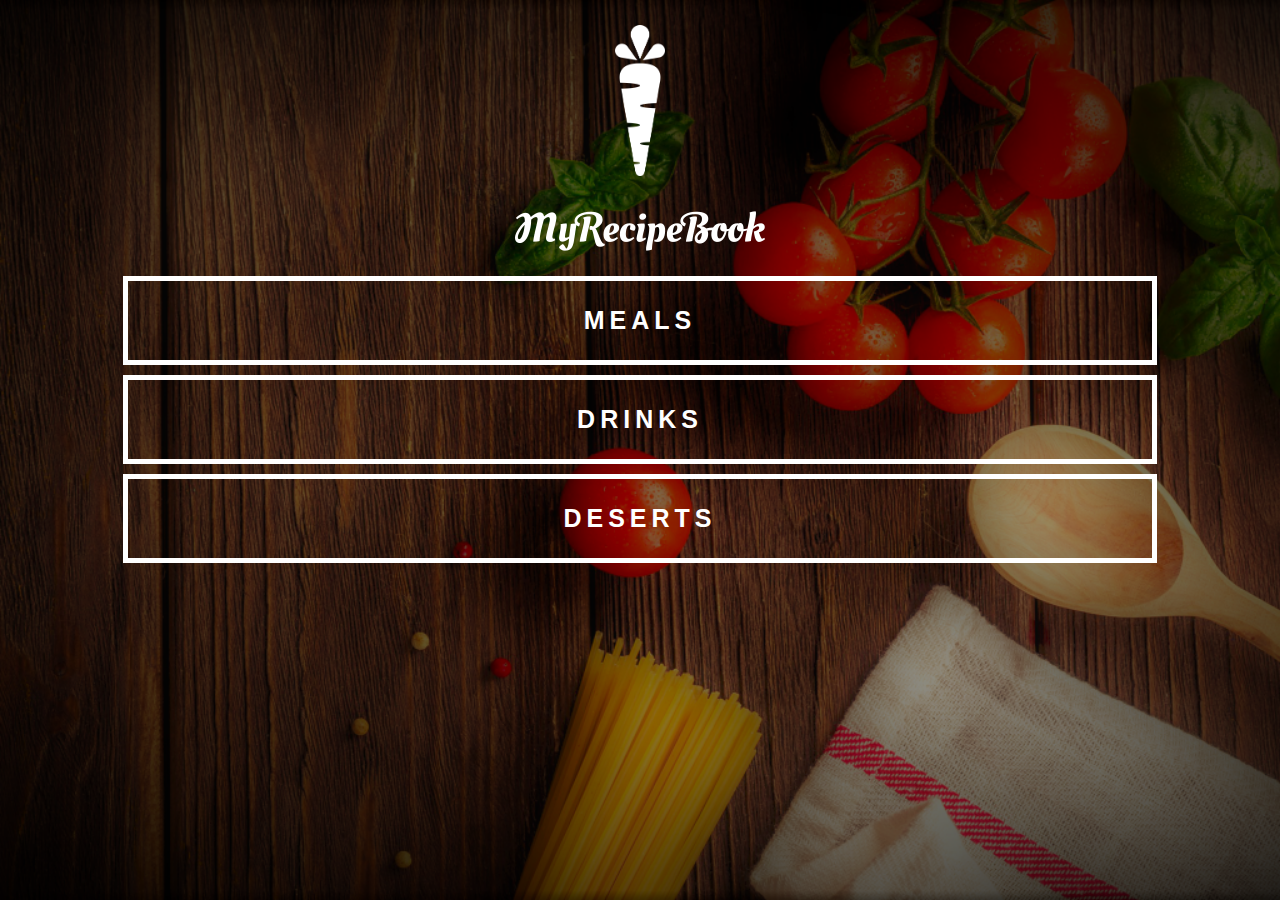
<file: index.html>
<!DOCTYPE html>
<html lang="en">
<head>
    <meta charset="UTF-8">
    <meta name="viewport" content="width=device-width, initial-scale=1.0">
    <title>My Recipe Book</title>
    <link rel="stylesheet" href="style.css">
    <link rel="stylesheet" href="fontAwesome/css/all.css">
</head>
<body class="body-home">
    <div id="home">

        <img src="images/logo-img.png" alt="" id="home-logo-img">
        <img src="images/logo-text.png" alt="" id="home-logo-text">

        <div class="home-menu">
            <a href="meals.html" class="home-menu-item">
                <p>Meals</p>
            </a>

            <a href="drinks.html" class="home-menu-item">
                <p>Drinks</p>
            </a>

            <a href="deserts.html" class="home-menu-item">
                <p>Deserts</p>
            </a>
        </div>
    </div>
</body>
</html>
</file>
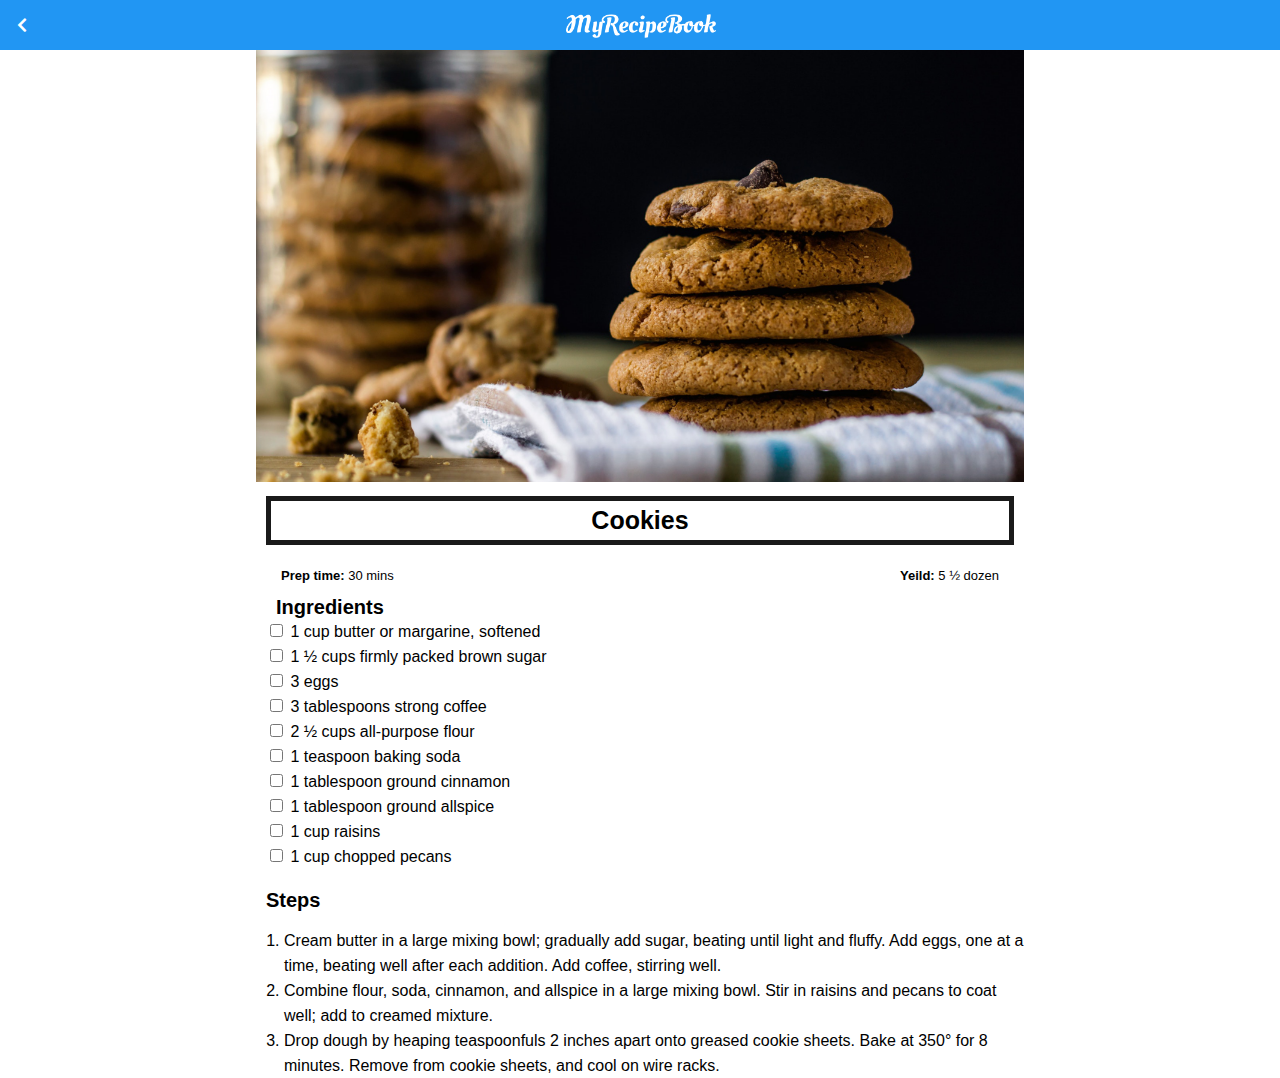
<file: cookies.html>
<!DOCTYPE html>
<html lang="en">
<head>
    <meta charset="UTF-8">
    <meta name="viewport" content="width=device-width, initial-scale=1.0">
    <title>My Recipe Book | Deserts | Cookies</title>
    <link rel="stylesheet" href="style.css">
    <link rel="stylesheet" href="fontAwesome/css/all.css">
</head>
<body class="body-recipes">

    <div class="header">
        <a href="deserts.html">
            <i class="fas fa-chevron-left"></i>
        </a>

        <img src="images/logo-text.png" alt="">
    </div>

    <div id="recipe">

        <div class="recipe-details">
            <img src="images/cookies.png" alt="">

            <h1>Cookies</h1>

            <div class="recipe-details-info">
                <p><b>Prep time:</b> 30 mins</p>
                <p style="float: right;"><b>Yeild:</b> 5 &#xbd; dozen</p>
            </div>

            <div class="recipe-details-ingredients">
                <h2>Ingredients</h2>

                <input id="check-01" type="checkbox">
                <label for="check-01">1 cup butter or margarine, softened</label>
                <br>

                <input id="check-02" type="checkbox">
                <label for="check-02">1 &#xbd; cups firmly packed brown sugar</label>
                <br>

                <input id="check-03" type="checkbox">
                <label for="check-03">3 eggs</label>
                <br>

                <input id="check-04" type="checkbox">
                <label for="check-04">3 tablespoons strong coffee</label>
                <br>

                <input id="check-05" type="checkbox">
                <label for="check-05">2 &#xbd; cups all-purpose flour</label>
                <br>

                <input id="check-05" type="checkbox">
                <label for="check-05">1 teaspoon baking soda</label>
                <br>

                <input id="check-05" type="checkbox">
                <label for="check-05">1 tablespoon ground cinnamon</label>
                <br>

                <input id="check-05" type="checkbox">
                <label for="check-05">1 tablespoon ground allspice</label>
                <br>

                <input id="check-05" type="checkbox">
                <label for="check-05">1 cup raisins</label>
                <br>

                <input id="check-05" type="checkbox">
                <label for="check-05">1 cup chopped pecans</label>
                <br> 

            </div>

            <div class="recipe-details-steps">
                <h2>Steps</h2>

                <ol>
                    <li>Cream butter in a large mixing bowl; gradually add sugar, beating until light and fluffy. Add eggs, one at a time, beating well after each addition. Add coffee, stirring well.</li>
                    <li>Combine flour, soda, cinnamon, and allspice in a large mixing bowl. Stir in raisins and pecans to coat well; add to creamed mixture.</li>
                    <li>Drop dough by heaping teaspoonfuls 2 inches apart onto greased cookie sheets. Bake at 350° for 8 minutes. Remove from cookie sheets, and cool on wire racks.</li>
                </ol>
            </div>

        </div>
       
    </div>
</body>
</html>
</file>
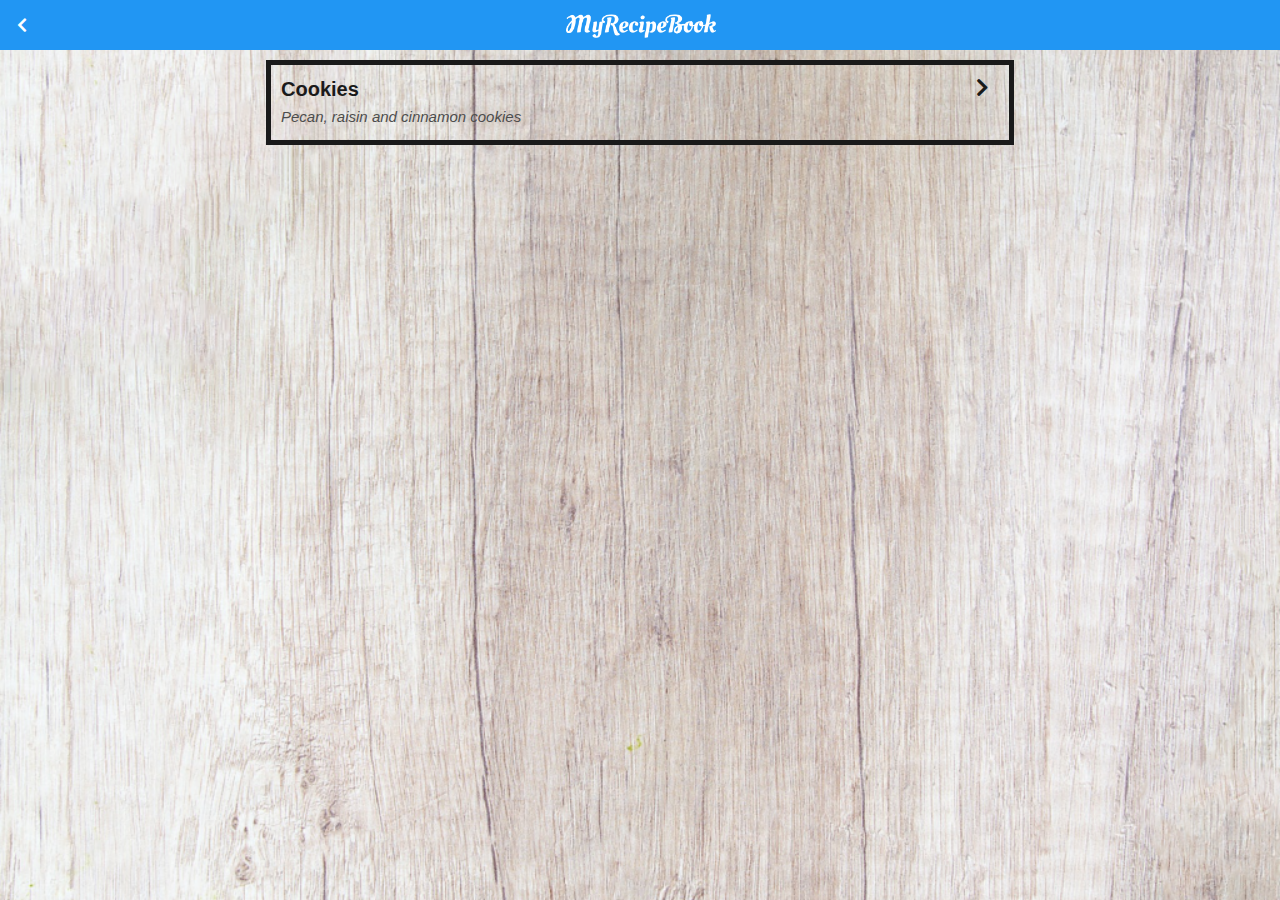
<file: deserts.html>
<!DOCTYPE html>
<html lang="en">
<head>
    <meta charset="UTF-8">
    <meta name="viewport" content="width=device-width, initial-scale=1.0">
    <title>My Recipe Book | Deserts</title>
    <link rel="stylesheet" href="style.css">
    <link rel="stylesheet" href="fontAwesome/css/all.css">
</head>
<body class="body-meals">

    <div class="header">
        <a href="index.html">
            <i class="fas fa-chevron-left"></i>
        </a>

        <img src="images/logo-text.png" alt="">
    </div>

    <div id="meals">
        <div class="meals-list">
            <a href="cookies.html">
                <div class="meals-list-item">
                    <h1>Cookies <i class="fas fa-chevron-right"></i></h1>

                    <p>Pecan, raisin and cinnamon cookies</p>
                </div>
            </a>
        </div> 
    </div>
</body>
</html>
</file>
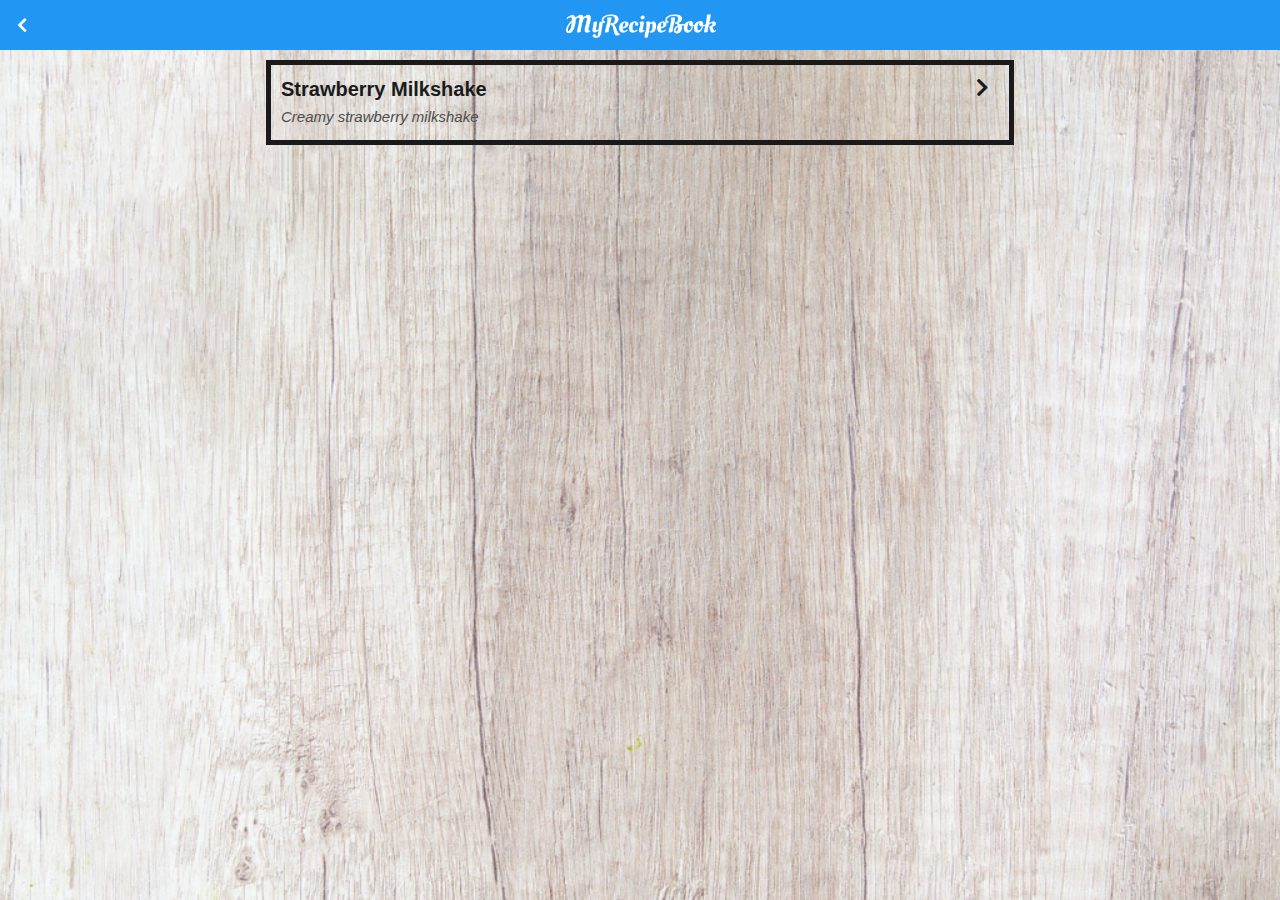
<file: drinks.html>
<!DOCTYPE html>
<html lang="en">
<head>
    <meta charset="UTF-8">
    <meta name="viewport" content="width=device-width, initial-scale=1.0">
    <title>My Recipe Book | Drinks</title>
    <link rel="stylesheet" href="style.css">
    <link rel="stylesheet" href="fontAwesome/css/all.css">
</head>
<body class="body-meals">

    <div class="header">
        <a href="index.html">
            <i class="fas fa-chevron-left"></i>
        </a>

        <img src="images/logo-text.png" alt="">
    </div>

    <div id="meals">
        <div class="meals-list">
            <a href="strawberryMilkshake.html">
                <div class="meals-list-item">
                    <h1>Strawberry Milkshake <i class="fas fa-chevron-right"></i></h1>

                    <p>Creamy strawberry milkshake</p>
                </div>
            </a>
        </div> 
    </div>
</body>
</html>
</file>
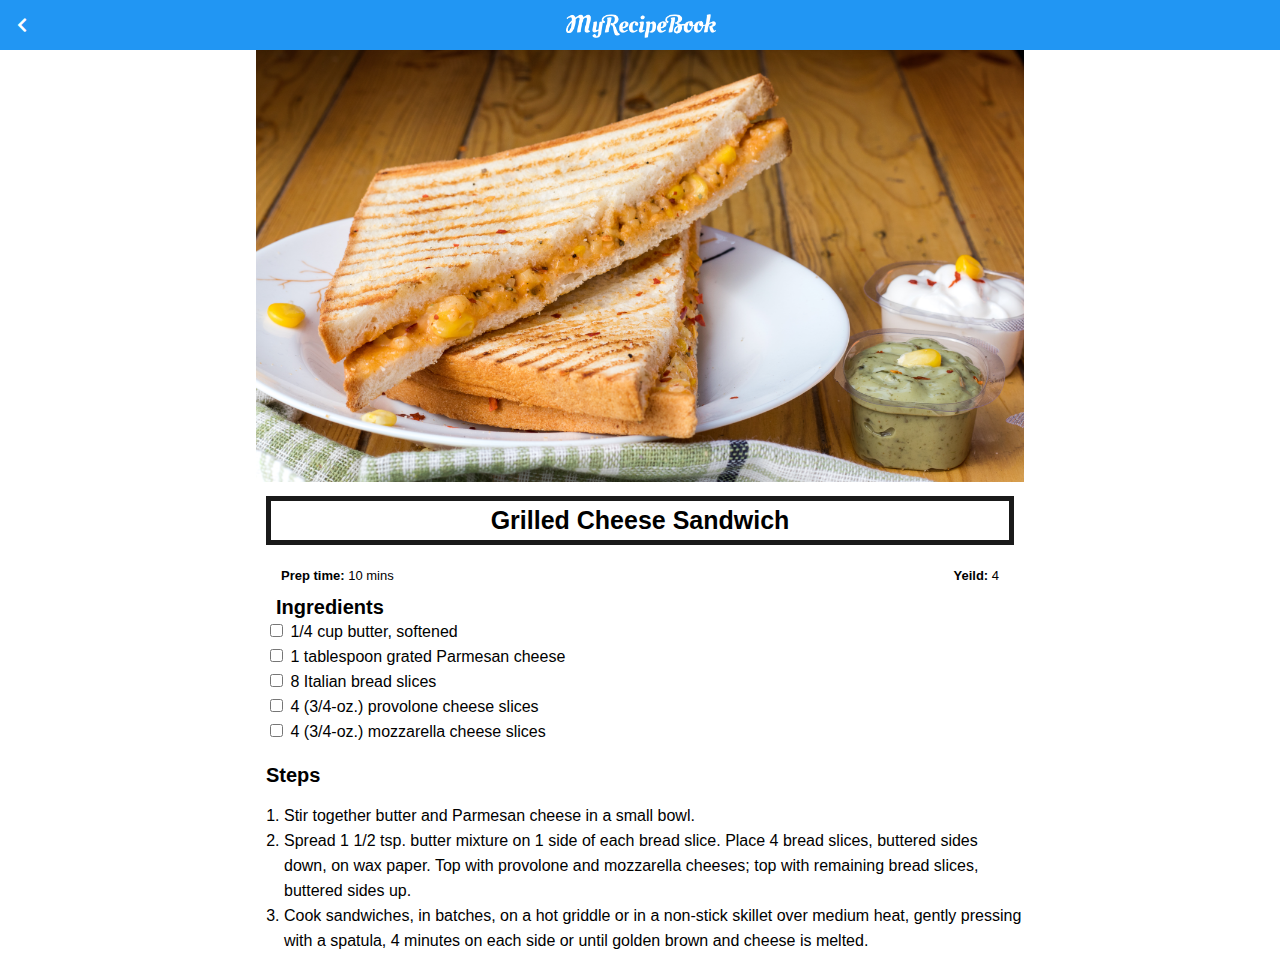
<file: grilledCheese.html>
<!DOCTYPE html>
<html lang="en">
<head>
    <meta charset="UTF-8">
    <meta name="viewport" content="width=device-width, initial-scale=1.0">
    <title>My Recipe Book | Meals | Grilled Cheese</title>
    <link rel="stylesheet" href="style.css">
    <link rel="stylesheet" href="fontAwesome/css/all.css">
</head>
<body class="body-recipes">

    <div class="header">
        <a href="meals.html">
            <i class="fas fa-chevron-left"></i>
        </a>

        <img src="images/logo-text.png" alt="">
    </div>

    <div id="recipe">

        <div class="recipe-details">
            <img src="images/grilledCheese.png" alt="">

            <h1>Grilled Cheese Sandwich</h1>

            <div class="recipe-details-info">
                <p><b>Prep time:</b> 10 mins</p>
                <p style="float: right;"><b>Yeild:</b> 4</p>
            </div>

            <div class="recipe-details-ingredients">
                <h2>Ingredients</h2>

                <input id="check-01" type="checkbox">
                <label for="check-01">1/4 cup butter, softened</label>
                <br>

                <input id="check-02" type="checkbox">
                <label for="check-02">1 tablespoon grated Parmesan cheese</label>
                <br>

                <input id="check-03" type="checkbox">
                <label for="check-03">8 Italian bread slices</label>
                <br>

                <input id="check-04" type="checkbox">
                <label for="check-04">4 (3/4-oz.) provolone cheese slices</label>
                <br>

                <input id="check-05" type="checkbox">
                <label for="check-05">4 (3/4-oz.) mozzarella cheese slices</label>
            </div>

            <div class="recipe-details-steps">
                <h2>Steps</h2>

                <ol>
                    <li>Stir together butter and Parmesan cheese in a small bowl.</li>
                    <li>Spread 1 1/2 tsp. butter mixture on 1 side of each bread slice. Place 4 bread slices, buttered sides down, on wax paper. Top with provolone and mozzarella cheeses; top with remaining bread slices, buttered sides up.</li>
                    <li>Cook sandwiches, in batches, on a hot griddle or in a non-stick skillet over medium heat, gently pressing with a spatula, 4 minutes on each side or until golden brown and cheese is melted.</li>
                </ol>
            </div>

        </div>
       
    </div>
</body>
</html>
</file>
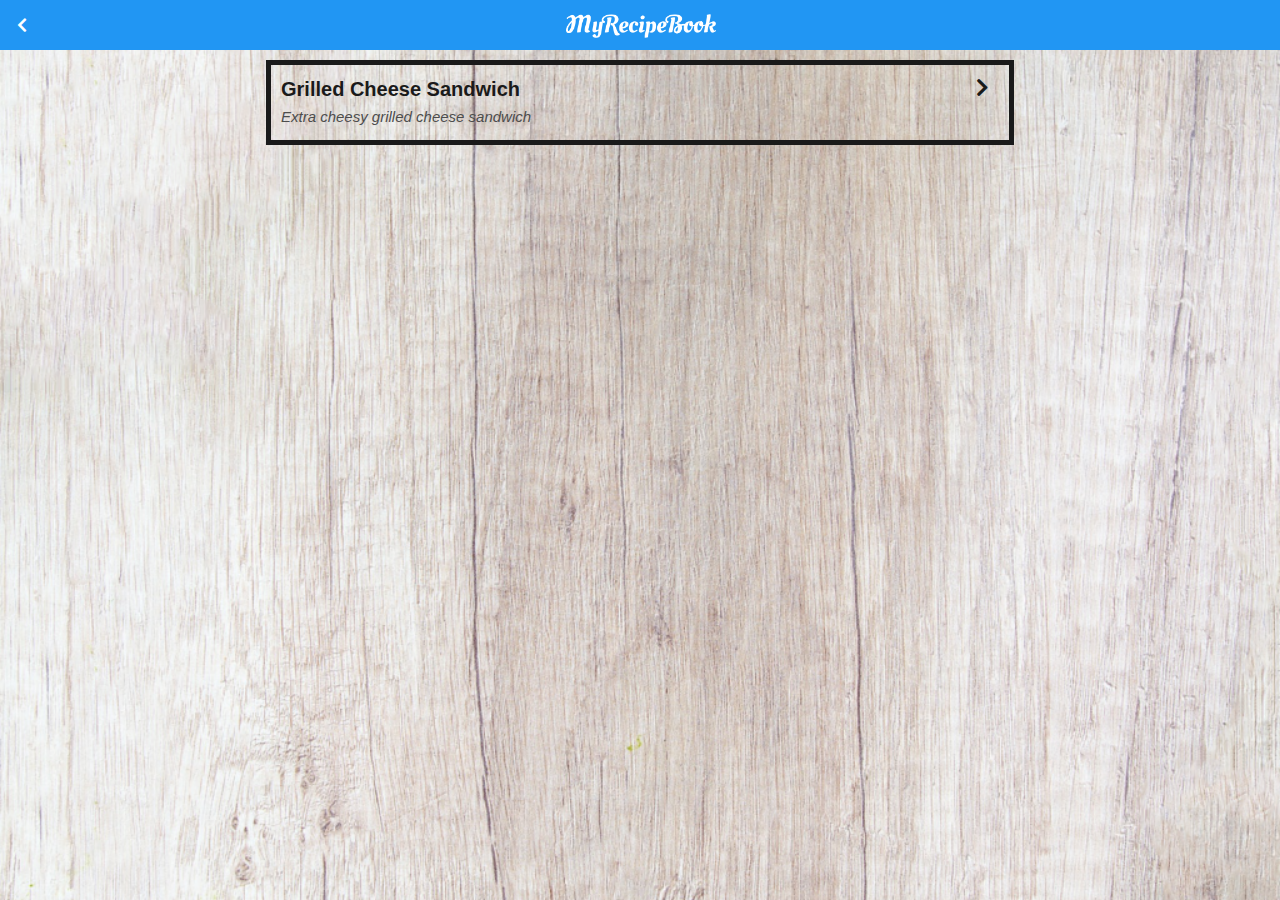
<file: meals.html>
<!DOCTYPE html>
<html lang="en">
<head>
    <meta charset="UTF-8">
    <meta name="viewport" content="width=device-width, initial-scale=1.0">
    <title>My Recipe Book | Meals</title>
    <link rel="stylesheet" href="style.css">
    <link rel="stylesheet" href="fontAwesome/css/all.css">
</head>
<body class="body-meals">

    <div class="header">
        <a href="index.html">
            <i class="fas fa-chevron-left"></i>
        </a>

        <img src="images/logo-text.png" alt="">
    </div>

    <div id="meals">
        <div class="meals-list">
            <a href="grilledCheese.html">
                <div class="meals-list-item">
                    <h1>Grilled Cheese Sandwich <i class="fas fa-chevron-right"></i></h1>

                    <p>Extra cheesy grilled cheese sandwich</p>
                </div>
            </a>
        </div> 
    </div>
</body>
</html>
</file>
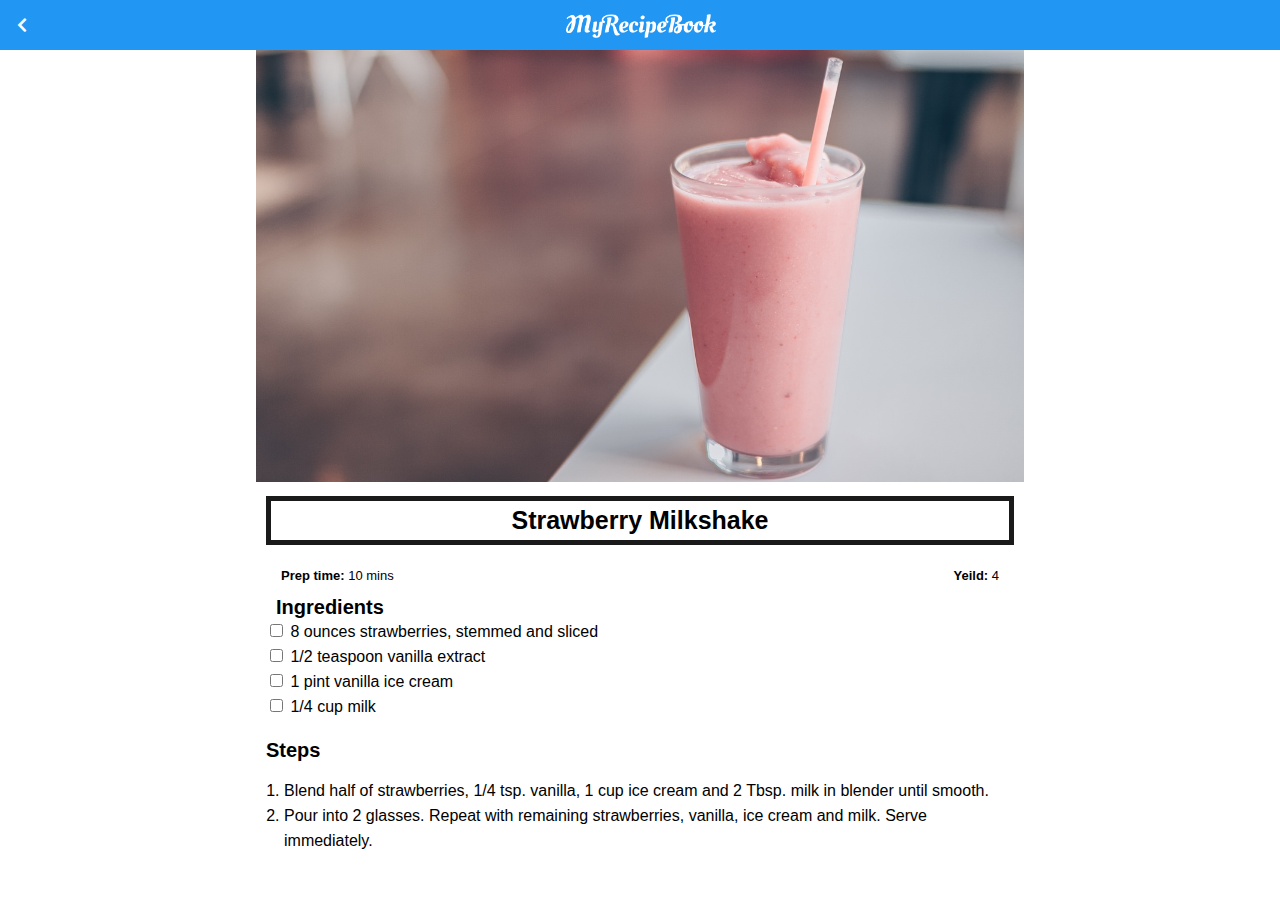
<file: strawberryMilkshake.html>
<!DOCTYPE html>
<html lang="en">
<head>
    <meta charset="UTF-8">
    <meta name="viewport" content="width=device-width, initial-scale=1.0">
    <title>My Recipe Book | Drinks | Strawberry Milkshake</title>
    <link rel="stylesheet" href="style.css">
    <link rel="stylesheet" href="fontAwesome/css/all.css">
</head>
<body class="body-recipes">

    <div class="header">
        <a href="drinks.html">
            <i class="fas fa-chevron-left"></i>
        </a>

        <img src="images/logo-text.png" alt="">
    </div>

    <div id="recipe">

        <div class="recipe-details">
            <img src="images/strawberryMilkshake.png" alt="">

            <h1>Strawberry Milkshake</h1>

            <div class="recipe-details-info">
                <p><b>Prep time:</b> 10 mins</p>
                <p style="float: right;"><b>Yeild:</b> 4</p>
            </div>

            <div class="recipe-details-ingredients">
                <h2>Ingredients</h2>

                <input id="check-01" type="checkbox">
                <label for="check-01">8 ounces strawberries, stemmed and sliced</label>
                <br>

                <input id="check-02" type="checkbox">
                <label for="check-02">1/2 teaspoon vanilla extract</label>
                <br>

                <input id="check-03" type="checkbox">
                <label for="check-03">1 pint vanilla ice cream</label>
                <br>

                <input id="check-04" type="checkbox">
                <label for="check-04">1/4 cup milk</label>   
            </div>

            <div class="recipe-details-steps">
                <h2>Steps</h2>

                <ol>
                    <li>Blend half of strawberries, 1/4 tsp. vanilla, 1 cup ice cream and 2 Tbsp. milk in blender until smooth.</li>
                    <li>Pour into 2 glasses. Repeat with remaining strawberries, vanilla, ice cream and milk. Serve immediately. </li>
                </ol>
            </div>

        </div>
       
    </div>
</body>
</html>
</file>
<file: style.css>
html {
    height: 100%;
}

body {
    font-family: sans-serif;
    margin: 0;
    padding: 0;
    height: 100%;
}

.body-home {
    background-image: url('images/background-01-port.png');
    background-repeat: no-repeat;
    background-size: cover;
    background-position: center;
    background-attachment: fixed;
}

.body-meals {
    background-image: url('images/background-02-port.png');
    background-repeat: no-repeat;
    background-size: cover;
    background-position: center;
    background-attachment: fixed;
}

/* ========== HEADER ========== */
.header {
    background-color: #2196f3;
    width: 100%;
    height: 50px;
    top: 0;

    position: fixed;
    overflow: hidden;
    text-align: center;
}

.header i {
    float: left;
    padding: 17px 0px 0px 17px;
    color: #fff;
}

.header img {
    width:  150px;
    padding-top: 14px;
    padding-right: 25px;
}

/* ========== HOME PAGE ========== */

#home-logo-img {
    width: 50px;
    display: block;
    margin: auto;
    padding: 25px 10px 10px 10px;
}

#home-logo-text {
    width: auto;
    display: block;
    margin: auto;
    padding: 25px;
}

/* ===== HOME PAGE MENU ===== */
.home-menu-item {
    text-decoration: none;
    text-transform: uppercase;

    color: #fff;
    font-size: 25px;
    font-weight: bold;
    text-align: center;
    letter-spacing: 5px;
    border: 5px solid #fff;

    display: block;
    margin: auto;
    margin-bottom: 10px;
    width: 80%;
}

/* ========== MEALS PAGE ========== */

#meals {
    padding-top: 50px;
}

/* ===== MEALS PAGE MENU ===== */

.meals-list a{
    text-decoration: none;
}

.meals-list-item {
    border: 5px solid #1a1a1a;
    margin: 10px;
}

.meals-list-item h1 {
    font-weight: bold;
    font-size: 20px;
    color: #1a1a1a;
    padding-left: 10px;
}

.meals-list-item i {
    float: right;
    color: #1a1a1a;
    padding-right: 20px;
}

.meals-list-item p {
    font-size: 15px;
    font-style: italic;
    color: #4d4d4d;
    margin-top: -7px;
    padding-left: 10px;
}

/* ========== RECIPE PAGE ========== */
#recipe {
    padding-top: 50px;
}


/* ===== RECIPE DETAILS ===== */
.recipe-details img {
    width: 100%;
}

.recipe-details h1 {
    font-size: 25px;
    text-align: center;
    border: 5px solid #1a1a1a;
    margin: 10px;
    padding: 5px;
}

.recipe-details h2 {
    font-size: 20px;
    text-align: left;
    margin: 0;
    margin-left: 10px;
}

.recipe-details-info {
   margin: 0px 25px; 
}

.recipe-details-info p {
    font-size: 13px;
    display: inline-block;
}

.recipe-details-ingredients {
     margin-left: 10px;
}


.recipe-details-ingredients label {
    line-height: 25px;  
}

.recipe-details-steps {
    padding-top: 20px;
}

.recipe-details-steps ol {
    padding-left: 28px;
    line-height: 25px;
}

/* ========== RESPONSIVE LAYOUT ========== */

@media only screen and (min-width: 600px) {
    #meals {
        width: 80%;
        margin: auto;
    }

    #recipe {
        width: 80%;
        margin: auto;
    }
}

@media only screen and (min-width: 1000px){

      #meals {
        width: 60%;
        margin: auto;
    }

    #recipe {
        width: 60%;
        margin: auto;
    }
}

@media only screen and (min-width: 1500px){

    #meals {
      width: 40%;
      margin: auto;
  }

  #recipe {
      width: 40%;
      margin: auto;
  }
}

@media only screen and (min-width: 720px) {

    .body-home {
        background-image: url('images/background-01-land.png');
    }

    .body-meals {
        background-image: url(images/background-02-land.png);
    }

}
</file>
